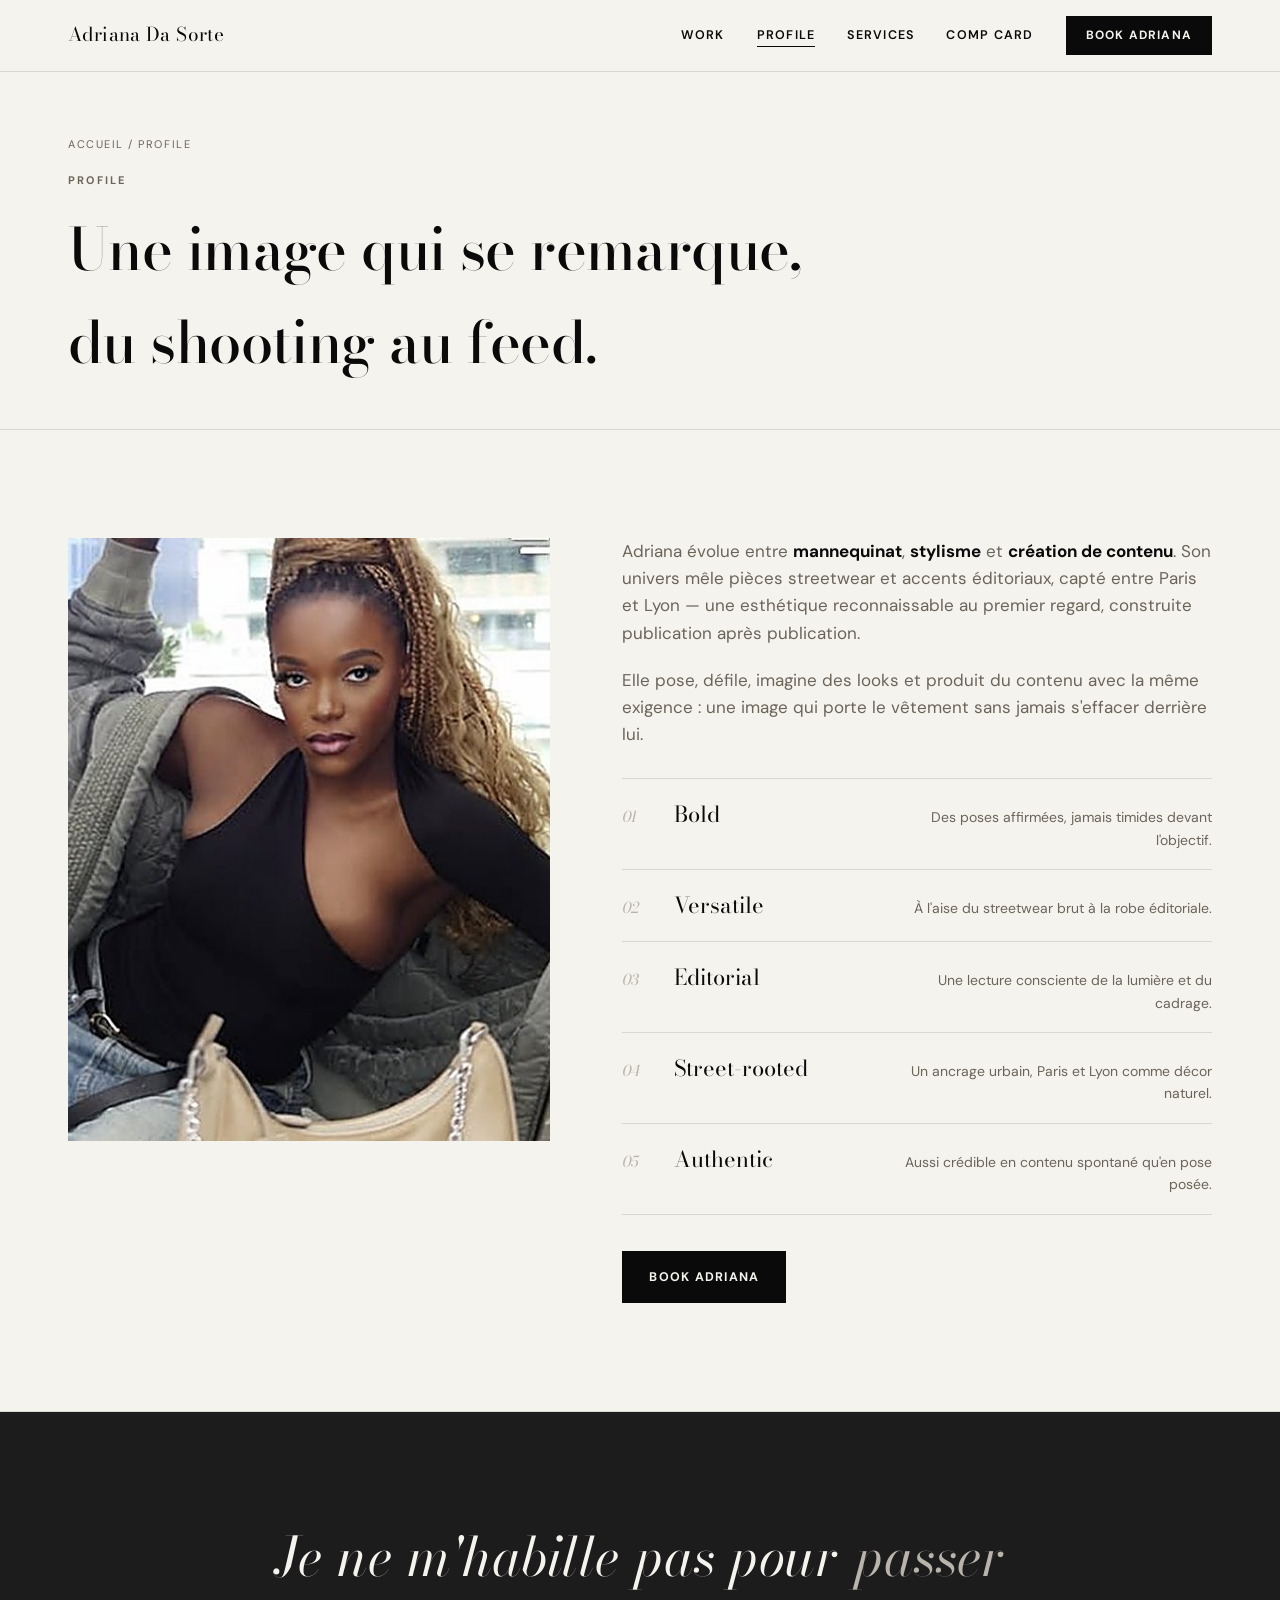
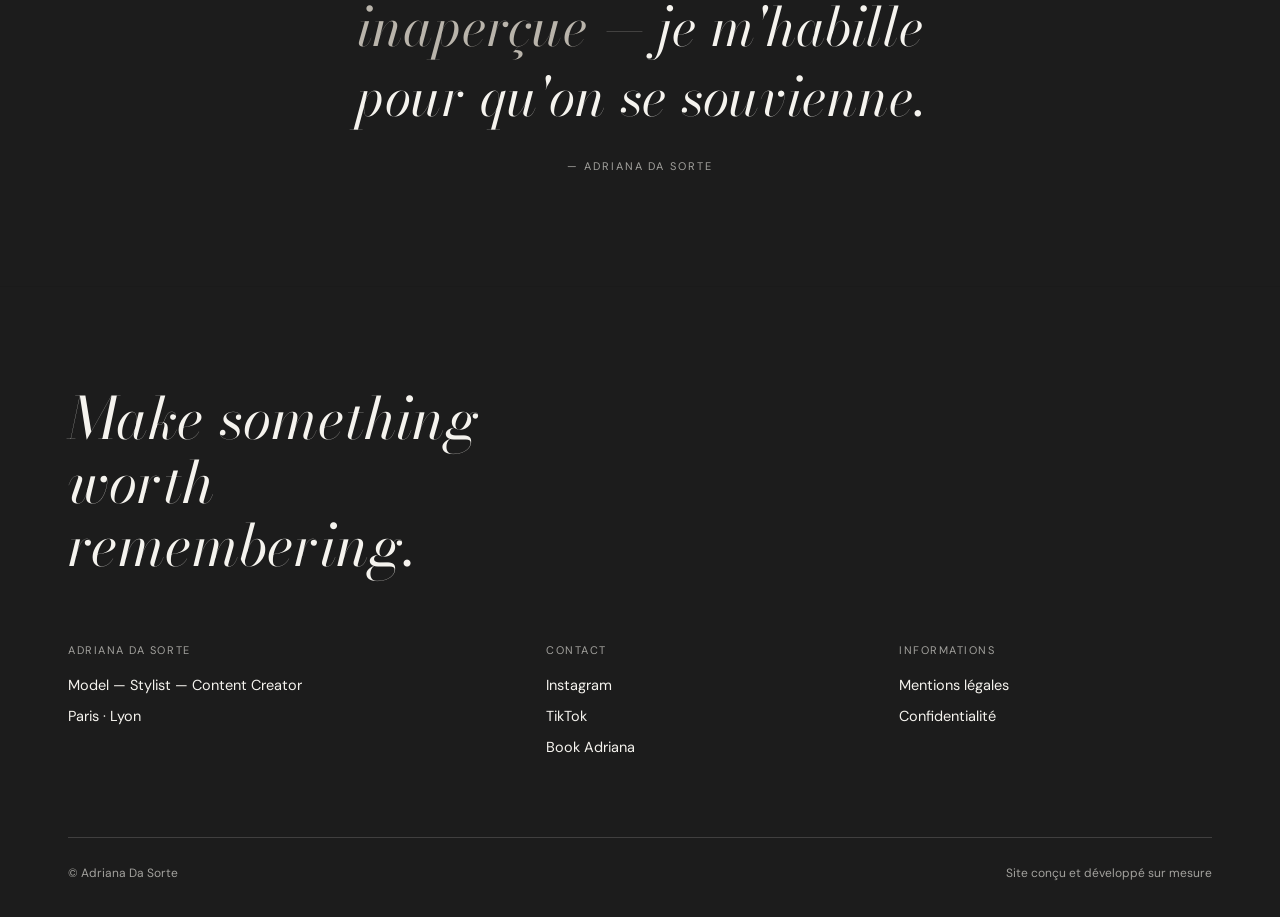
<file: about.html>
<!doctype html>
<html lang="fr">
<head>
<meta charset="utf-8">
<meta name="viewport" content="width=device-width, initial-scale=1">
<link rel="icon" href="/favicon.ico" sizes="any">
<link rel="apple-touch-icon" href="/assets/img/apple-touch-icon.png">
<title>Profile — Adriana Da Sorte</title>
<meta name="description" content="Le profil d'Adriana Da Sorte : mannequin, styliste et créatrice de contenu entre Paris et Lyon.">
<link rel="canonical" href="https://dasorte-projet.vercel.app/about.html">
<meta property="og:type" content="website">
<meta property="og:title" content="Profile — Adriana Da Sorte">
<meta property="og:description" content="Le profil d'Adriana Da Sorte : mannequin, styliste et créatrice de contenu entre Paris et Lyon.">
<meta property="og:url" content="https://dasorte-projet.vercel.app/about.html">
<meta property="og:image" content="https://dasorte-projet.vercel.app/assets/img/og-cover.jpg">
<meta property="og:locale" content="fr_FR">
<meta name="twitter:card" content="summary_large_image">
<meta name="twitter:title" content="Profile — Adriana Da Sorte">
<meta name="twitter:description" content="Le profil d'Adriana Da Sorte : mannequin, styliste et créatrice de contenu entre Paris et Lyon.">
<meta name="robots" content="index, follow">
<link rel="preconnect" href="https://fonts.googleapis.com">
<link rel="preconnect" href="https://fonts.gstatic.com" crossorigin>
<link href="https://fonts.googleapis.com/css2?family=Bodoni+Moda:ital,opsz,wght@0,6..96,400;0,6..96,500;0,6..96,600;0,6..96,700;1,6..96,400;1,6..96,500&family=DM+Sans:ital,wght@0,400;0,500;0,600;0,700;1,500&display=swap" rel="stylesheet">
<script type="application/ld+json">
{
  "@context": "https://schema.org",
  "@type": "Person",
  "name": "Adriana Da Sorte",
  "jobTitle": ["Fashion Model", "Stylist", "Content Creator"],
  "url": "https://dasorte-projet.vercel.app/",
  "sameAs": [
    "https://www.instagram.com/adrianadasorte",
    "https://www.tiktok.com/@adrianadasorte"
  ],
  "areaServed": ["Paris", "Lyon"],
  "address": { "@type": "PostalAddress", "addressLocality": "Paris", "addressCountry": "FR" }
}
</script>
<link rel="stylesheet" href="assets/css/style.css">
<noscript><style>.reveal{opacity:1!important; transform:none!important;}</style></noscript>
</head>
<body>

<a class="skip-link" href="#main">Aller au contenu</a>
<button class="burger" id="burgerBtn" aria-label="Ouvrir le menu" aria-expanded="false" aria-controls="mobileMenu">
  <span></span><span></span><span></span>
</button>
<div class="mobile-menu" id="mobileMenu">
  <button class="mobile-close" id="mobileClose" aria-label="Fermer le menu">×</button>
  <a href="portfolio.html">Work</a>
  <a href="about.html">Profile</a>
  <a href="services.html">Services</a>
  <a href="comp-card.html">Comp Card</a>
  <a href="book.html">Book</a>
</div>

<nav>
  <div class="nav-inner">
    <a class="wordmark" href="index.html">Adriana Da Sorte</a>
    <div class="nav-links">
      <a href="portfolio.html">Work</a>
      <a href="about.html" class="active" aria-current="page">Profile</a>
      <a href="services.html">Services</a>
      <a href="comp-card.html">Comp Card</a>
      <a class="nav-cta" href="book.html">Book Adriana</a>
    </div>
  </div>
</nav>

<main id="main">
<header class="page-head">
  <div class="wrap">
    <span class="crumb"><a href="index.html">Accueil</a> / Profile</span>
    <div class="eyebrow">Profile</div>
    <h1>Une image qui se remarque, du shooting au feed.</h1>
  </div>
</header>

<section class="reveal">
  <div class="wrap">
    <div class="about-grid">
      <div class="about-photo"><img src="assets/img/g6.jpg" alt="Portrait, regard caméra, collier ras-de-cou"></div>
      <div>
        <p>Adriana évolue entre <strong>mannequinat</strong>, <strong>stylisme</strong> et <strong>création de contenu</strong>. Son univers mêle pièces streetwear et accents éditoriaux, capté entre Paris et Lyon — une esthétique reconnaissable au premier regard, construite publication après publication.</p>
        <p>Elle pose, défile, imagine des looks et produit du contenu avec la même exigence : une image qui porte le vêtement sans jamais s'effacer derrière lui.</p>

        <div class="code-list">
          <div class="code-row"><span class="n">01</span><span class="t">Bold</span><span class="d">Des poses affirmées, jamais timides devant l'objectif.</span></div>
          <div class="code-row"><span class="n">02</span><span class="t">Versatile</span><span class="d">À l'aise du streetwear brut à la robe éditoriale.</span></div>
          <div class="code-row"><span class="n">03</span><span class="t">Editorial</span><span class="d">Une lecture consciente de la lumière et du cadrage.</span></div>
          <div class="code-row"><span class="n">04</span><span class="t">Street-rooted</span><span class="d">Un ancrage urbain, Paris et Lyon comme décor naturel.</span></div>
          <div class="code-row"><span class="n">05</span><span class="t">Authentic</span><span class="d">Aussi crédible en contenu spontané qu'en pose posée.</span></div>
        </div>

        <a class="btn btn-solid-ink" href="book.html" style="margin-top:36px;">Book Adriana</a>
      </div>
    </div>
  </div>
</section>

<section class="statement reveal">
  <blockquote>Je ne m'habille pas pour <span>passer inaperçue</span> — je m'habille pour qu'on se souvienne.</blockquote>
  <cite>— Adriana Da Sorte</cite>
</section>

</main>

<footer id="legal">
  <div class="wrap">
    <div class="foot-headline">Make something worth remembering.</div>
    <div class="foot-grid">
      <div class="foot-col">
        <div class="k">Adriana Da Sorte</div>
        <span>Model — Stylist — Content Creator</span>
        <span>Paris · Lyon</span>
      </div>
      <div class="foot-col">
        <div class="k">Contact</div>
        <a href="https://www.instagram.com/adrianadasorte" target="_blank" rel="noopener">Instagram</a>
        <a href="https://www.tiktok.com/@adrianadasorte" target="_blank" rel="noopener">TikTok</a>
        <a href="book.html">Book Adriana</a>
      </div>
      <div class="foot-col">
        <div class="k">Informations</div>
        <a href="legal.html">Mentions légales</a>
        <a href="legal.html">Confidentialité</a>
      </div>
    </div>
    <div class="foot-bottom">
      <span>© Adriana Da Sorte</span>
      <span>Site conçu et développé sur mesure</span>
    </div>
  </div>
</footer>

<a class="float-cta" id="floatCta" href="book.html">Book Adriana →</a>

<script src="assets/js/main.js" defer></script>
</body>
</html>
</file>
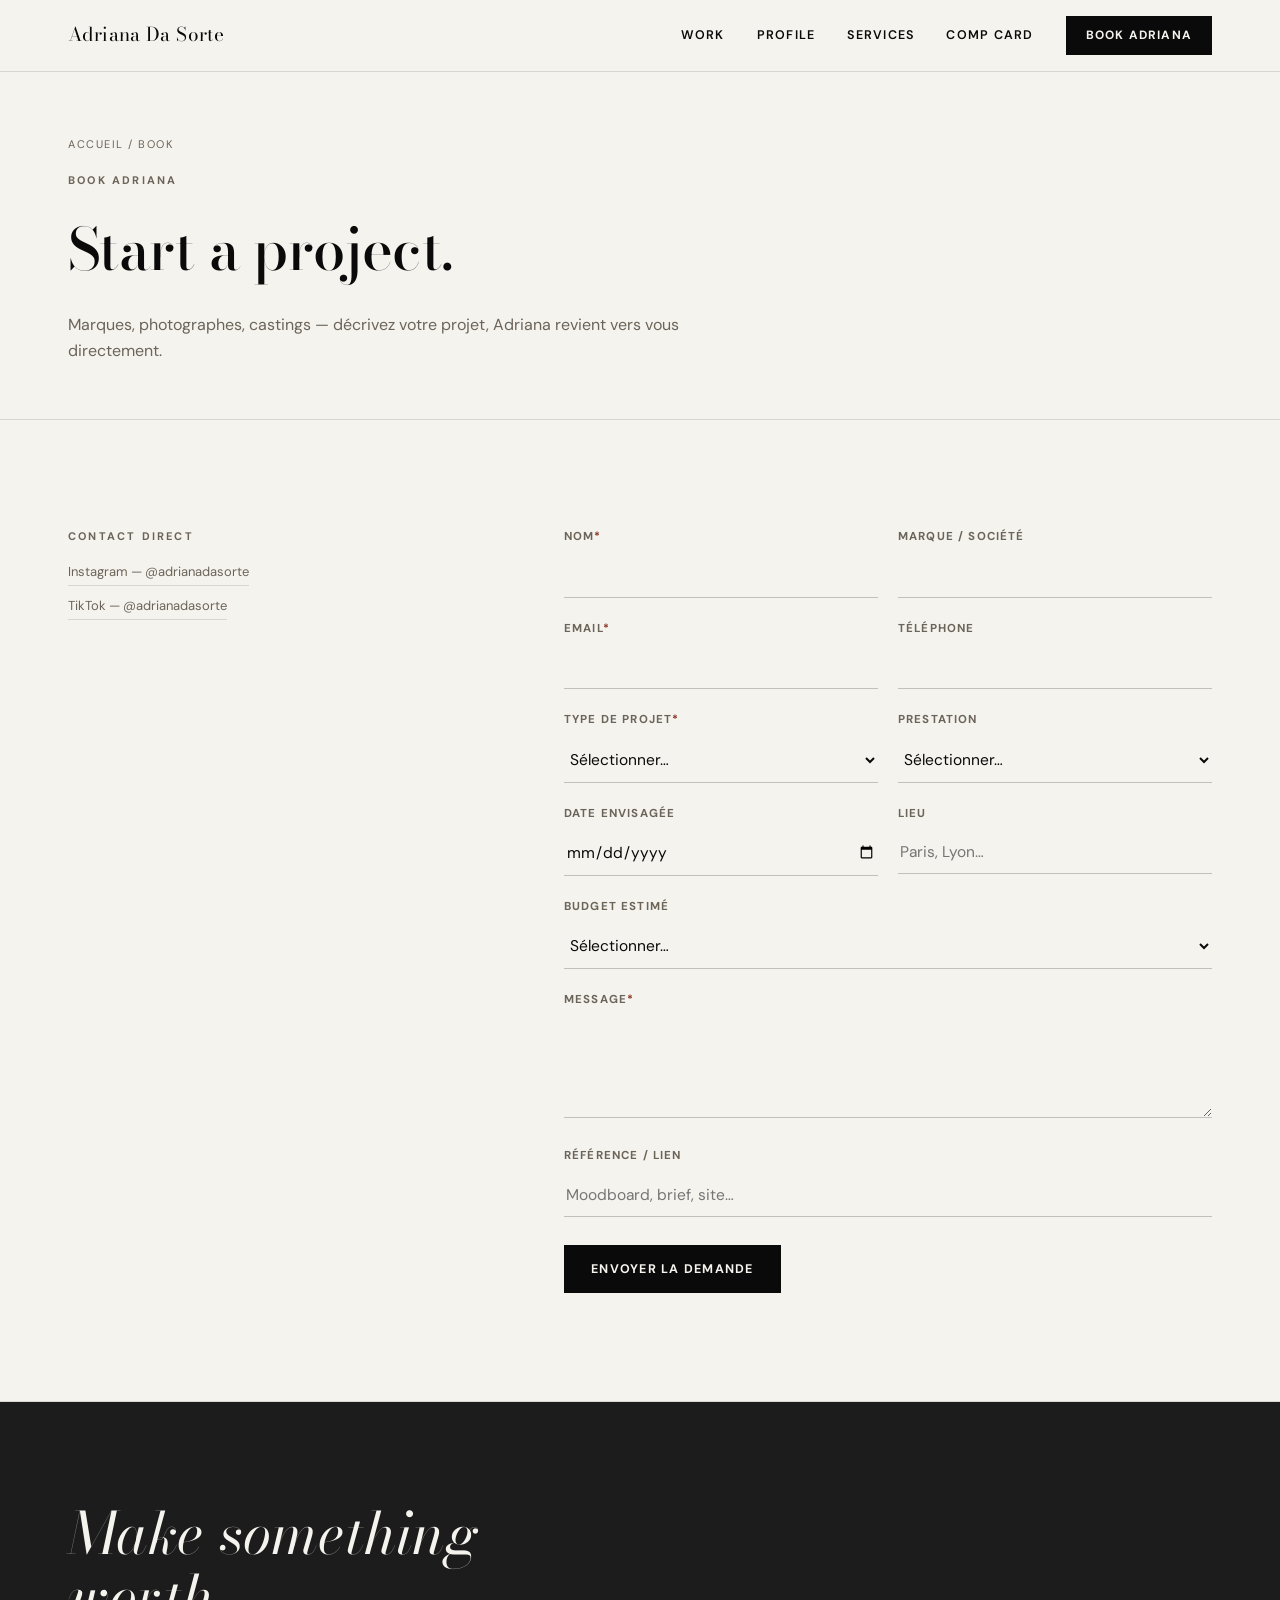
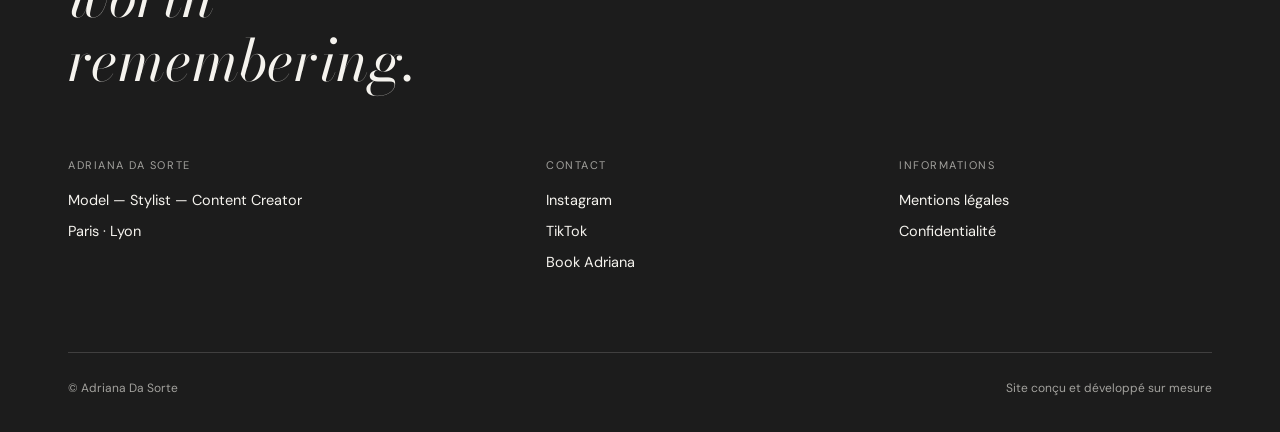
<file: book.html>
<!doctype html>
<html lang="fr">
<head>
<meta charset="utf-8">
<meta name="viewport" content="width=device-width, initial-scale=1">
<link rel="icon" href="/favicon.ico" sizes="any">
<link rel="apple-touch-icon" href="/assets/img/apple-touch-icon.png">
<title>Book Adriana — Adriana Da Sorte</title>
<meta name="description" content="Réservez Adriana Da Sorte pour votre prochain shooting, campagne ou projet de contenu.">
<link rel="canonical" href="https://dasorte-projet.vercel.app/book.html">
<meta property="og:type" content="website">
<meta property="og:title" content="Book Adriana — Adriana Da Sorte">
<meta property="og:description" content="Réservez Adriana Da Sorte pour votre prochain shooting, campagne ou projet de contenu.">
<meta property="og:url" content="https://dasorte-projet.vercel.app/book.html">
<meta property="og:image" content="https://dasorte-projet.vercel.app/assets/img/og-cover.jpg">
<meta property="og:locale" content="fr_FR">
<meta name="twitter:card" content="summary_large_image">
<meta name="twitter:title" content="Book Adriana — Adriana Da Sorte">
<meta name="twitter:description" content="Réservez Adriana Da Sorte pour votre prochain shooting, campagne ou projet de contenu.">
<meta name="robots" content="index, follow">
<link rel="preconnect" href="https://fonts.googleapis.com">
<link rel="preconnect" href="https://fonts.gstatic.com" crossorigin>
<link href="https://fonts.googleapis.com/css2?family=Bodoni+Moda:ital,opsz,wght@0,6..96,400;0,6..96,500;0,6..96,600;0,6..96,700;1,6..96,400;1,6..96,500&family=DM+Sans:ital,wght@0,400;0,500;0,600;0,700;1,500&display=swap" rel="stylesheet">
<script type="application/ld+json">
{
  "@context": "https://schema.org",
  "@type": "Person",
  "name": "Adriana Da Sorte",
  "jobTitle": ["Fashion Model", "Stylist", "Content Creator"],
  "url": "https://dasorte-projet.vercel.app/",
  "sameAs": [
    "https://www.instagram.com/adrianadasorte",
    "https://www.tiktok.com/@adrianadasorte"
  ],
  "areaServed": ["Paris", "Lyon"],
  "address": { "@type": "PostalAddress", "addressLocality": "Paris", "addressCountry": "FR" }
}
</script>
<link rel="stylesheet" href="assets/css/style.css">
<noscript><style>.reveal{opacity:1!important; transform:none!important;}</style></noscript>
</head>
<body>

<a class="skip-link" href="#main">Aller au contenu</a>
<button class="burger" id="burgerBtn" aria-label="Ouvrir le menu" aria-expanded="false" aria-controls="mobileMenu">
  <span></span><span></span><span></span>
</button>
<div class="mobile-menu" id="mobileMenu">
  <button class="mobile-close" id="mobileClose" aria-label="Fermer le menu">×</button>
  <a href="portfolio.html">Work</a>
  <a href="about.html">Profile</a>
  <a href="services.html">Services</a>
  <a href="comp-card.html">Comp Card</a>
  <a href="book.html">Book</a>
</div>

<nav>
  <div class="nav-inner">
    <a class="wordmark" href="index.html">Adriana Da Sorte</a>
    <div class="nav-links">
      <a href="portfolio.html">Work</a>
      <a href="about.html">Profile</a>
      <a href="services.html">Services</a>
      <a href="comp-card.html">Comp Card</a>
      <a class="nav-cta" href="book.html">Book Adriana</a>
    </div>
  </div>
</nav>

<main id="main">
<header class="page-head">
  <div class="wrap">
    <span class="crumb"><a href="index.html">Accueil</a> / Book</span>
    <div class="eyebrow">Book Adriana</div>
    <h1>Start a project.</h1>
    <p>Marques, photographes, castings — décrivez votre projet, Adriana revient vers vous directement.</p>
  </div>
</header>

<section class="reveal">
  <div class="wrap">
    <div class="book-grid">
      <div>
        <div class="eyebrow">Contact direct</div>
        <div class="book-links" style="margin-top:16px;">
          <a href="https://www.instagram.com/adrianadasorte" target="_blank" rel="noopener">Instagram — @adrianadasorte</a>
          <a href="https://www.tiktok.com/@adrianadasorte" target="_blank" rel="noopener">TikTok — @adrianadasorte</a>
        </div>
      </div>
      
      <form class="book-form" id="bookForm" action="https://formspree.io/f/YOUR_FORM_ID" method="POST" novalidate>
        <div class="hp"><label for="company_website">Ne pas remplir</label><input type="text" id="company_website" name="company_website" tabindex="-1" autocomplete="off"></div>

        <div class="field-row">
          <div class="field" data-required="true">
            <label for="f_name">Nom<span class="req">*</span></label>
            <input type="text" id="f_name" name="name" required>
            <div class="field-err">Merci d'indiquer votre nom.</div>
          </div>
          <div class="field">
            <label for="f_company">Marque / Société</label>
            <input type="text" id="f_company" name="company">
          </div>
        </div>

        <div class="field-row">
          <div class="field" data-required="true">
            <label for="f_email">Email<span class="req">*</span></label>
            <input type="email" id="f_email" name="email" required>
            <div class="field-err">Merci d'indiquer un email valide.</div>
          </div>
          <div class="field">
            <label for="f_phone">Téléphone</label>
            <input type="tel" id="f_phone" name="phone">
          </div>
        </div>

        <div class="field-row">
          <div class="field" data-required="true">
            <label for="f_type">Type de projet<span class="req">*</span></label>
            <select id="f_type" name="project_type" required>
              <option value="">Sélectionner…</option>
              <option>Editorial</option>
              <option>Campaign</option>
              <option>Commercial</option>
              <option>Beauty</option>
              <option>Content</option>
              <option>Styling</option>
              <option>Event</option>
              <option>Other</option>
            </select>
            <div class="field-err">Merci de sélectionner un type de projet.</div>
          </div>
          <div class="field">
            <label for="f_service">Prestation</label>
            <select id="f_service" name="service">
              <option value="">Sélectionner…</option>
              <option>Model</option>
              <option>Stylist</option>
              <option>Content Creator</option>
              <option>Plusieurs</option>
            </select>
          </div>
        </div>

        <div class="field-row">
          <div class="field">
            <label for="f_date">Date envisagée</label>
            <input type="date" id="f_date" name="date">
          </div>
          <div class="field">
            <label for="f_location">Lieu</label>
            <input type="text" id="f_location" name="location" placeholder="Paris, Lyon…">
          </div>
        </div>

        <div class="field">
          <label for="f_budget">Budget estimé</label>
          <select id="f_budget" name="budget_range">
            <option value="">Sélectionner…</option>
            <option>À définir</option>
            <option>&lt; 500 €</option>
            <option>500 – 1 500 €</option>
            <option>1 500 – 5 000 €</option>
            <option>5 000 € +</option>
          </select>
        </div>

        <div class="field" data-required="true">
          <label for="f_message">Message<span class="req">*</span></label>
          <textarea id="f_message" name="message" required></textarea>
          <div class="field-err">Un message décrivant le projet est nécessaire.</div>
        </div>

        <div class="field">
          <label for="f_ref">Référence / lien</label>
          <input type="url" id="f_ref" name="reference" placeholder="Moodboard, brief, site…">
        </div>

        <button class="btn btn-solid-ink" type="submit">Envoyer la demande</button>
        <div class="form-status" id="formStatus" role="status" aria-live="polite"></div>
      </form>

    </div>
  </div>
</section>

</main>

<footer id="legal">
  <div class="wrap">
    <div class="foot-headline">Make something worth remembering.</div>
    <div class="foot-grid">
      <div class="foot-col">
        <div class="k">Adriana Da Sorte</div>
        <span>Model — Stylist — Content Creator</span>
        <span>Paris · Lyon</span>
      </div>
      <div class="foot-col">
        <div class="k">Contact</div>
        <a href="https://www.instagram.com/adrianadasorte" target="_blank" rel="noopener">Instagram</a>
        <a href="https://www.tiktok.com/@adrianadasorte" target="_blank" rel="noopener">TikTok</a>
        <a href="book.html">Book Adriana</a>
      </div>
      <div class="foot-col">
        <div class="k">Informations</div>
        <a href="legal.html">Mentions légales</a>
        <a href="legal.html">Confidentialité</a>
      </div>
    </div>
    <div class="foot-bottom">
      <span>© Adriana Da Sorte</span>
      <span>Site conçu et développé sur mesure</span>
    </div>
  </div>
</footer>

<script src="assets/js/main.js" defer></script>
</body>
</html>
</file>
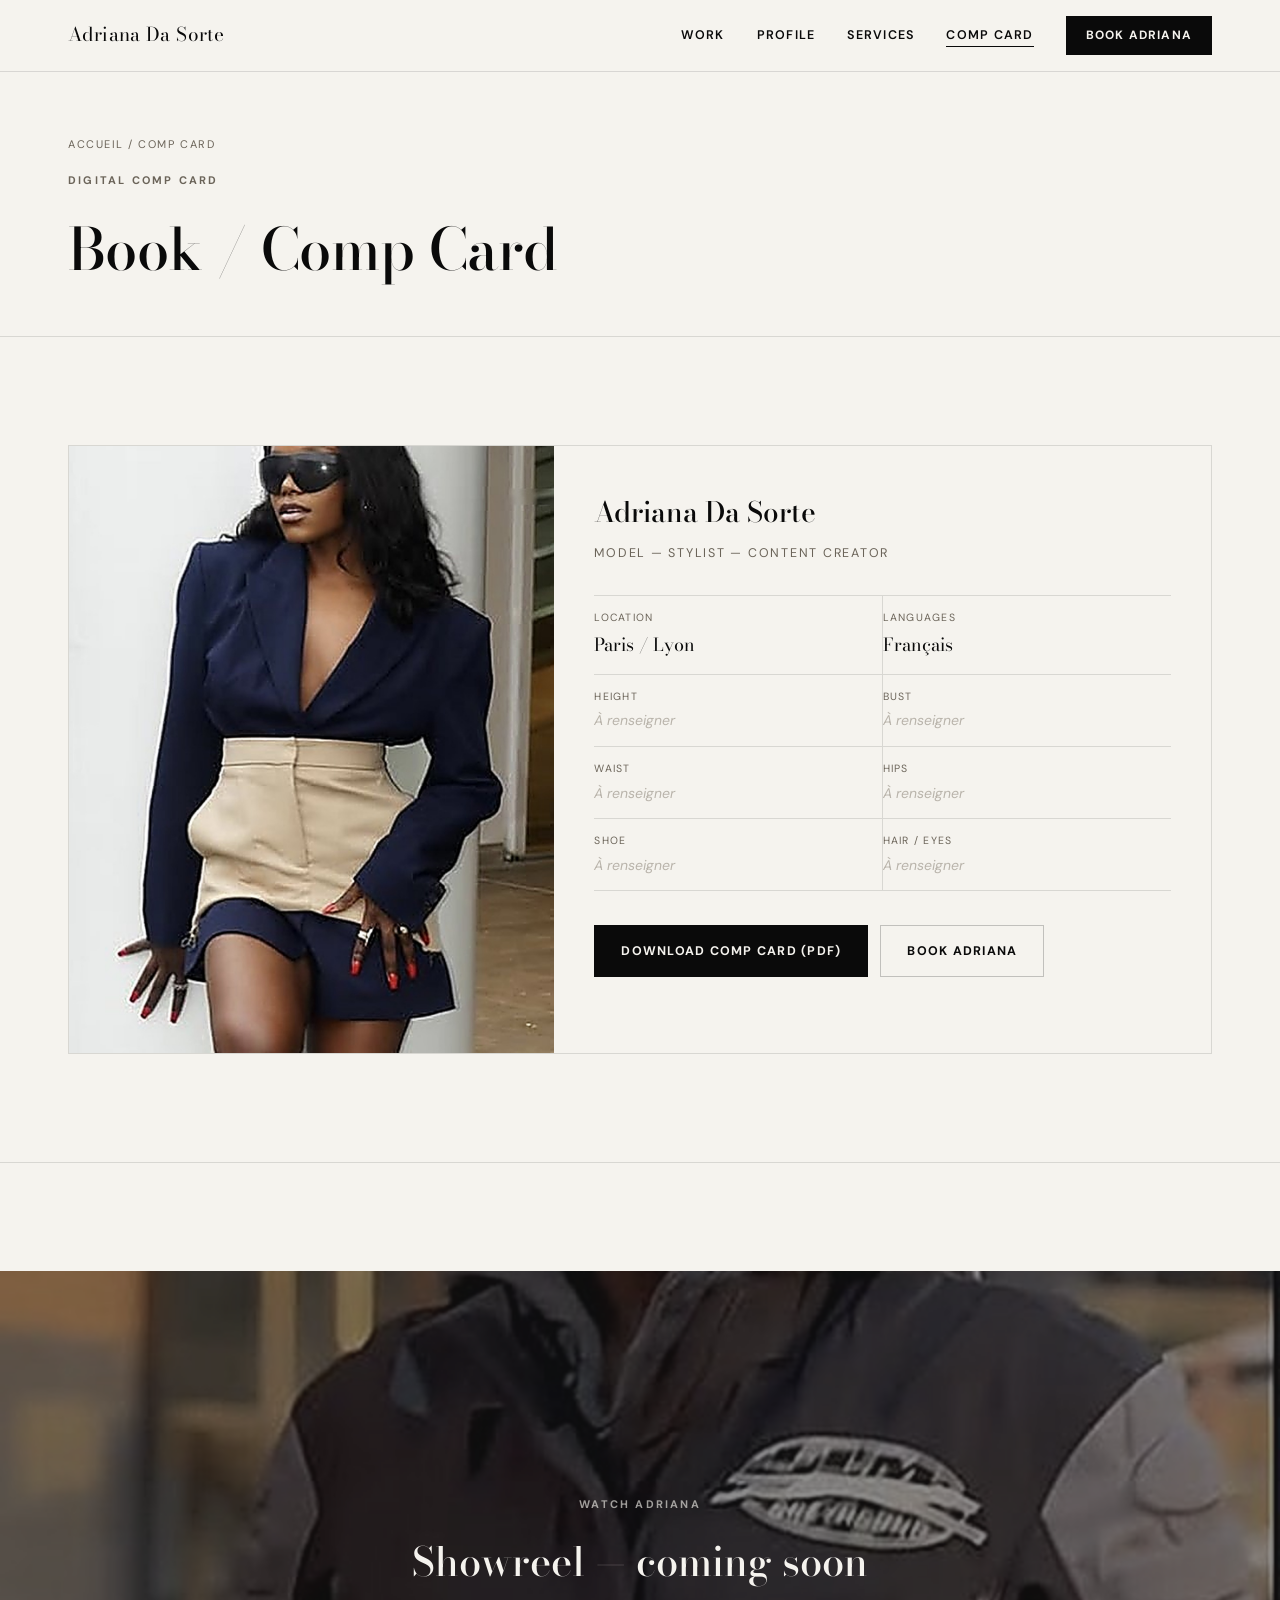
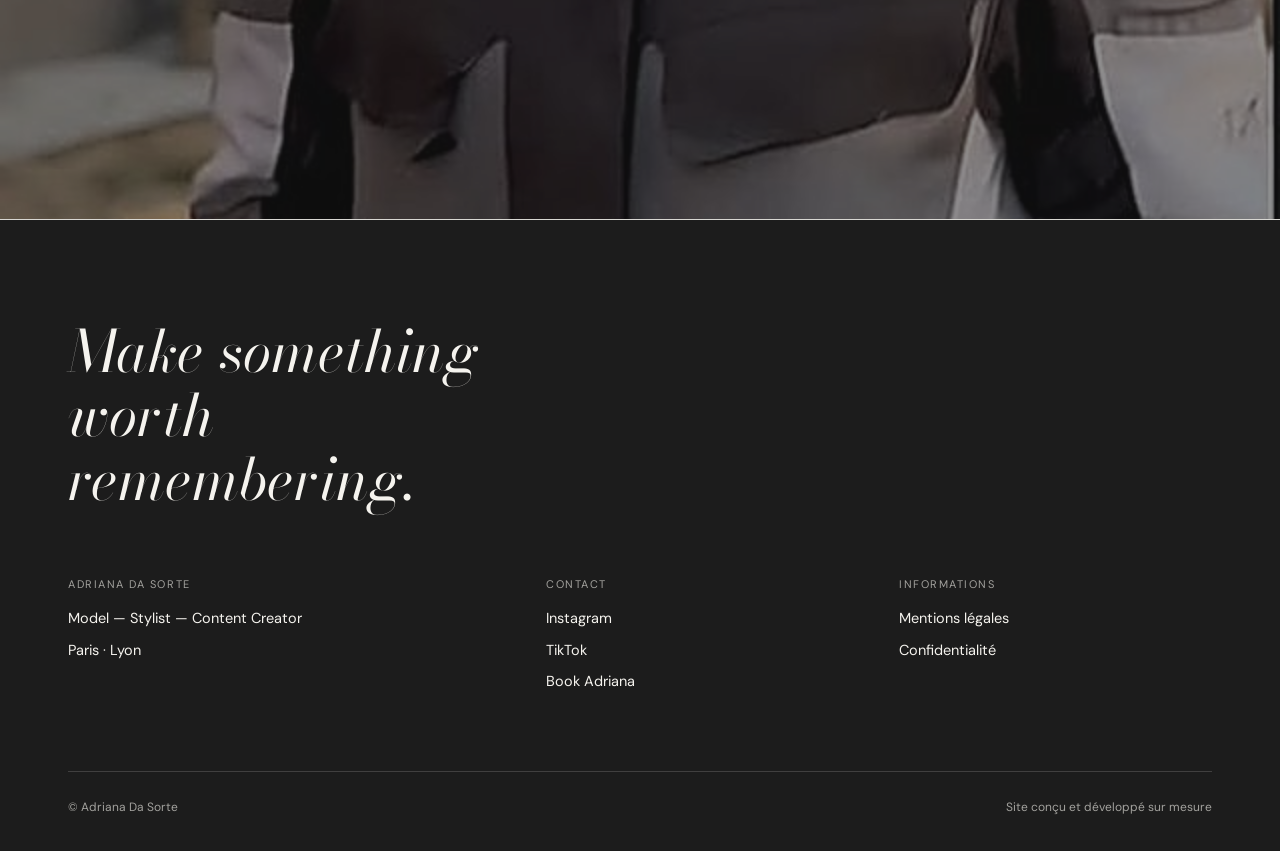
<file: comp-card.html>
<!doctype html>
<html lang="fr">
<head>
<meta charset="utf-8">
<meta name="viewport" content="width=device-width, initial-scale=1">
<link rel="icon" href="/favicon.ico" sizes="any">
<link rel="apple-touch-icon" href="/assets/img/apple-touch-icon.png">
<title>Comp Card — Adriana Da Sorte</title>
<meta name="description" content="Comp card digitale d'Adriana Da Sorte — mensurations, contact et téléchargement PDF.">
<link rel="canonical" href="https://dasorte-projet.vercel.app/comp-card.html">
<meta property="og:type" content="website">
<meta property="og:title" content="Comp Card — Adriana Da Sorte">
<meta property="og:description" content="Comp card digitale d'Adriana Da Sorte — mensurations, contact et téléchargement PDF.">
<meta property="og:url" content="https://dasorte-projet.vercel.app/comp-card.html">
<meta property="og:image" content="https://dasorte-projet.vercel.app/assets/img/og-cover.jpg">
<meta property="og:locale" content="fr_FR">
<meta name="twitter:card" content="summary_large_image">
<meta name="twitter:title" content="Comp Card — Adriana Da Sorte">
<meta name="twitter:description" content="Comp card digitale d'Adriana Da Sorte — mensurations, contact et téléchargement PDF.">
<meta name="robots" content="index, follow">
<link rel="preconnect" href="https://fonts.googleapis.com">
<link rel="preconnect" href="https://fonts.gstatic.com" crossorigin>
<link href="https://fonts.googleapis.com/css2?family=Bodoni+Moda:ital,opsz,wght@0,6..96,400;0,6..96,500;0,6..96,600;0,6..96,700;1,6..96,400;1,6..96,500&family=DM+Sans:ital,wght@0,400;0,500;0,600;0,700;1,500&display=swap" rel="stylesheet">
<script type="application/ld+json">
{
  "@context": "https://schema.org",
  "@type": "Person",
  "name": "Adriana Da Sorte",
  "jobTitle": ["Fashion Model", "Stylist", "Content Creator"],
  "url": "https://dasorte-projet.vercel.app/",
  "sameAs": [
    "https://www.instagram.com/adrianadasorte",
    "https://www.tiktok.com/@adrianadasorte"
  ],
  "areaServed": ["Paris", "Lyon"],
  "address": { "@type": "PostalAddress", "addressLocality": "Paris", "addressCountry": "FR" }
}
</script>
<link rel="stylesheet" href="assets/css/style.css">
<noscript><style>.reveal{opacity:1!important; transform:none!important;}</style></noscript>
</head>
<body>

<a class="skip-link" href="#main">Aller au contenu</a>
<button class="burger" id="burgerBtn" aria-label="Ouvrir le menu" aria-expanded="false" aria-controls="mobileMenu">
  <span></span><span></span><span></span>
</button>
<div class="mobile-menu" id="mobileMenu">
  <button class="mobile-close" id="mobileClose" aria-label="Fermer le menu">×</button>
  <a href="portfolio.html">Work</a>
  <a href="about.html">Profile</a>
  <a href="services.html">Services</a>
  <a href="comp-card.html">Comp Card</a>
  <a href="book.html">Book</a>
</div>

<nav>
  <div class="nav-inner">
    <a class="wordmark" href="index.html">Adriana Da Sorte</a>
    <div class="nav-links">
      <a href="portfolio.html">Work</a>
      <a href="about.html">Profile</a>
      <a href="services.html">Services</a>
      <a href="comp-card.html" class="active" aria-current="page">Comp Card</a>
      <a class="nav-cta" href="book.html">Book Adriana</a>
    </div>
  </div>
</nav>

<main id="main">
<header class="page-head">
  <div class="wrap">
    <span class="crumb"><a href="index.html">Accueil</a> / Comp Card</span>
    <div class="eyebrow">Digital Comp Card</div>
    <h1>Book / Comp Card</h1>
  </div>
</header>

<section class="reveal">
  <div class="wrap">
    <div class="compcard">
      <div class="cc-photo"><img src="assets/img/hero.jpg" alt="Adriana Da Sorte, photo principale comp card"></div>
      <div class="cc-info">
        <h3>Adriana Da Sorte</h3>
        <div class="role">Model — Stylist — Content Creator</div>
        <div class="cc-stats">
          <div class="cc-stat"><div class="k">Location</div><div class="v">Paris / Lyon</div></div>
          <div class="cc-stat"><div class="k">Languages</div><div class="v">Français</div></div>
          <div class="cc-stat"><div class="k">Height</div><div class="v tbd">À renseigner</div></div>
          <div class="cc-stat"><div class="k">Bust</div><div class="v tbd">À renseigner</div></div>
          <div class="cc-stat"><div class="k">Waist</div><div class="v tbd">À renseigner</div></div>
          <div class="cc-stat"><div class="k">Hips</div><div class="v tbd">À renseigner</div></div>
          <div class="cc-stat"><div class="k">Shoe</div><div class="v tbd">À renseigner</div></div>
          <div class="cc-stat"><div class="k">Hair / Eyes</div><div class="v tbd">À renseigner</div></div>
        </div>
        <div class="cc-actions">
          <a class="btn btn-solid-ink" href="assets/pdf/comp-card.pdf" download="Adriana-Da-Sorte-Comp-Card.pdf">Download Comp Card (PDF)</a>
          <a class="btn btn-ghost-ink" href="book.html">Book Adriana</a>
        </div>
      </div>
    </div>
  </div>
</section>

<section aria-label="Showreel" class="reveal" style="padding-bottom:0;">
  <div class="showreel">
    <img src="assets/img/g9.jpg" alt="">
    <div class="showreel-overlay">
      <div class="eyebrow">Watch Adriana</div>
      <h2 style="color:var(--dark-paper); font-size:clamp(24px,4vw,40px);">Showreel — coming soon</h2>
    </div>
  </div>
</section>

</main>

<footer id="legal">
  <div class="wrap">
    <div class="foot-headline">Make something worth remembering.</div>
    <div class="foot-grid">
      <div class="foot-col">
        <div class="k">Adriana Da Sorte</div>
        <span>Model — Stylist — Content Creator</span>
        <span>Paris · Lyon</span>
      </div>
      <div class="foot-col">
        <div class="k">Contact</div>
        <a href="https://www.instagram.com/adrianadasorte" target="_blank" rel="noopener">Instagram</a>
        <a href="https://www.tiktok.com/@adrianadasorte" target="_blank" rel="noopener">TikTok</a>
        <a href="book.html">Book Adriana</a>
      </div>
      <div class="foot-col">
        <div class="k">Informations</div>
        <a href="legal.html">Mentions légales</a>
        <a href="legal.html">Confidentialité</a>
      </div>
    </div>
    <div class="foot-bottom">
      <span>© Adriana Da Sorte</span>
      <span>Site conçu et développé sur mesure</span>
    </div>
  </div>
</footer>

<a class="float-cta" id="floatCta" href="book.html">Book Adriana →</a>

<script src="assets/js/main.js" defer></script>
</body>
</html>
</file>
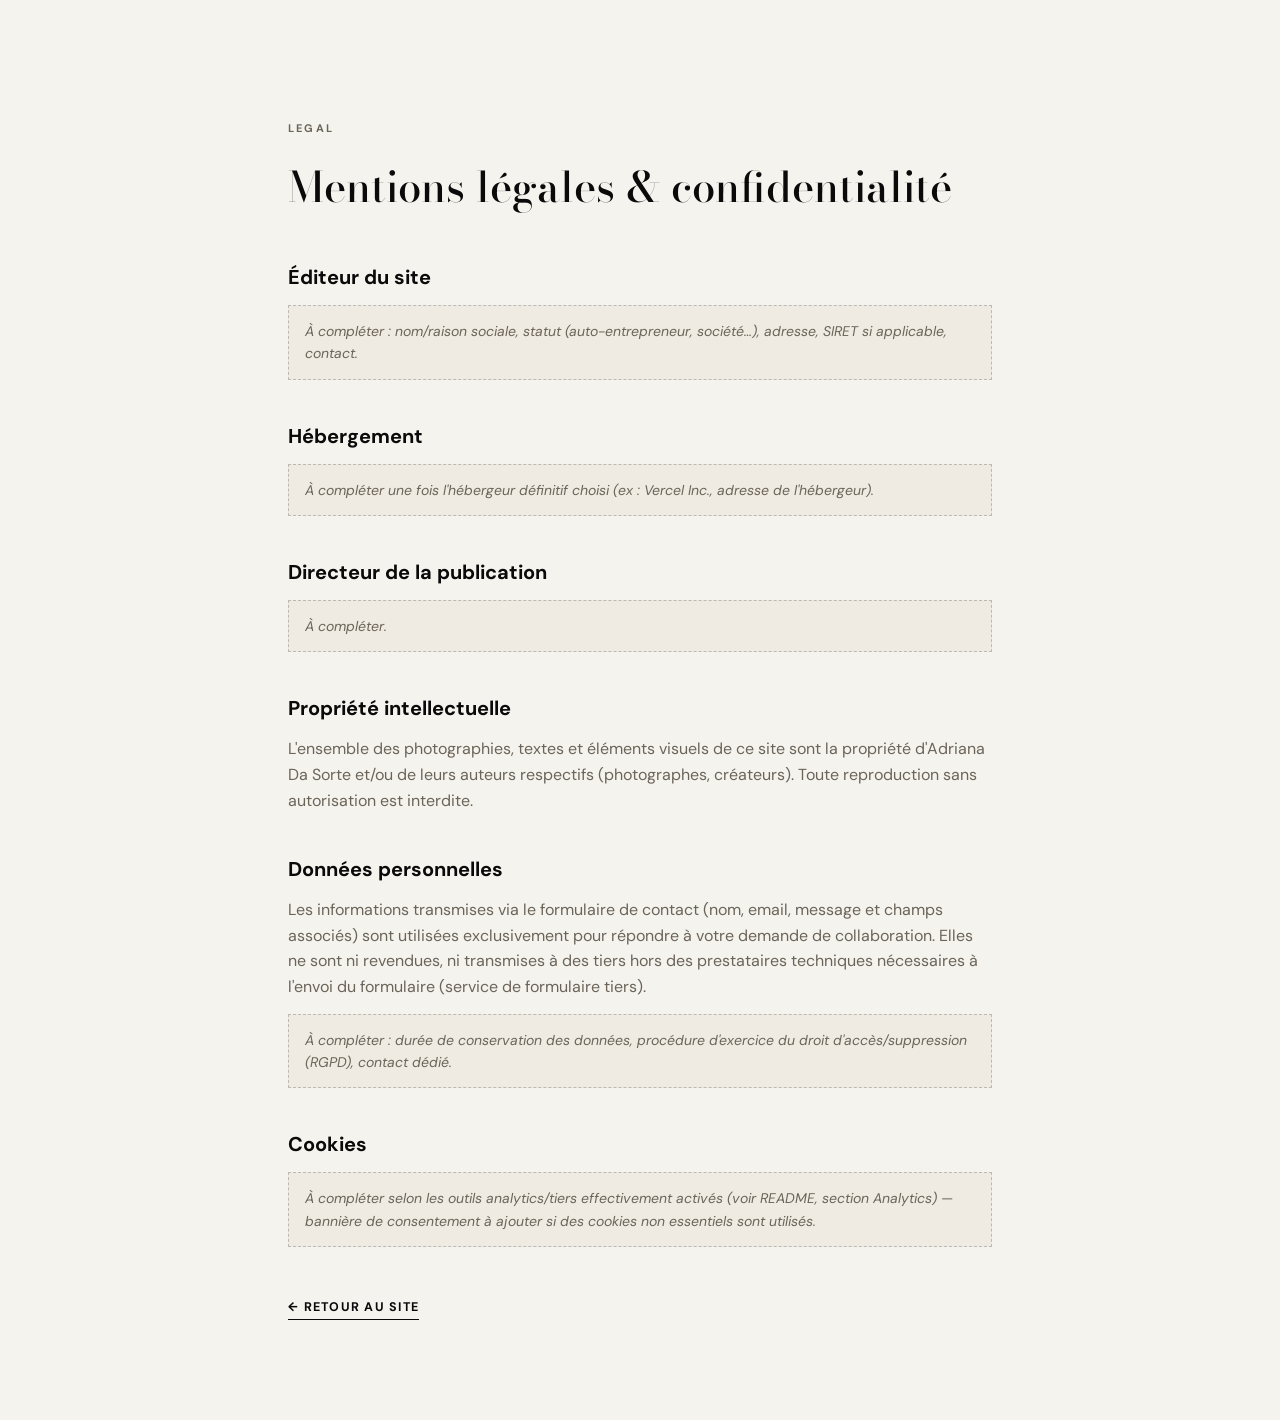
<file: legal.html>
<!doctype html>
<html lang="fr">
<head>
<meta charset="utf-8">
<meta name="viewport" content="width=device-width, initial-scale=1">
<link rel="icon" href="/favicon.ico" sizes="any">
<title>Mentions légales — Adriana Da Sorte</title>
<meta name="robots" content="noindex">
<link rel="preconnect" href="https://fonts.googleapis.com">
<link rel="preconnect" href="https://fonts.gstatic.com" crossorigin>
<link href="https://fonts.googleapis.com/css2?family=Bodoni+Moda:ital,opsz,wght@0,6..96,500&family=DM+Sans:wght@400;500;600;700&display=swap" rel="stylesheet">
<link rel="stylesheet" href="assets/css/style.css">
<style>
  .legal-wrap{ max-width:760px; margin:0 auto; padding:120px 28px 100px; }
  .legal-wrap h1{ font-size:clamp(28px,4vw,42px); margin-bottom:36px; }
  .legal-wrap h2{ font-size:20px; margin:40px 0 12px; font-family:'DM Sans',sans-serif; font-weight:700; }
  .legal-wrap p{ color:var(--ink-soft); margin:0 0 14px; }
  .legal-wrap .tbd{ background:var(--paper-2); border:1px dashed var(--warm-line-strong); padding:14px 16px; font-size:14px; color:var(--ink-soft); font-style:italic; }
  .back{ display:inline-block; margin-top:50px; font-size:12.5px; font-weight:700; letter-spacing:.1em; text-transform:uppercase; text-decoration:none; border-bottom:1px solid var(--ink); padding-bottom:2px; }
</style>
</head>
<body>
<div class="legal-wrap">
  <div class="eyebrow" style="margin-bottom:16px;">Legal</div>
  <h1>Mentions légales &amp; confidentialité</h1>

  <h2>Éditeur du site</h2>
  <div class="tbd">À compléter : nom/raison sociale, statut (auto-entrepreneur, société…), adresse, SIRET si applicable, contact.</div>

  <h2>Hébergement</h2>
  <div class="tbd">À compléter une fois l'hébergeur définitif choisi (ex : Vercel Inc., adresse de l'hébergeur).</div>

  <h2>Directeur de la publication</h2>
  <div class="tbd">À compléter.</div>

  <h2>Propriété intellectuelle</h2>
  <p>L'ensemble des photographies, textes et éléments visuels de ce site sont la propriété d'Adriana Da Sorte et/ou de leurs auteurs respectifs (photographes, créateurs). Toute reproduction sans autorisation est interdite.</p>

  <h2>Données personnelles</h2>
  <p>Les informations transmises via le formulaire de contact (nom, email, message et champs associés) sont utilisées exclusivement pour répondre à votre demande de collaboration. Elles ne sont ni revendues, ni transmises à des tiers hors des prestataires techniques nécessaires à l'envoi du formulaire (service de formulaire tiers).</p>
  <div class="tbd">À compléter : durée de conservation des données, procédure d'exercice du droit d'accès/suppression (RGPD), contact dédié.</div>

  <h2>Cookies</h2>
  <div class="tbd">À compléter selon les outils analytics/tiers effectivement activés (voir README, section Analytics) — bannière de consentement à ajouter si des cookies non essentiels sont utilisés.</div>

  <a class="back" href="/">← Retour au site</a>
</div>
</body>
</html>
</file>
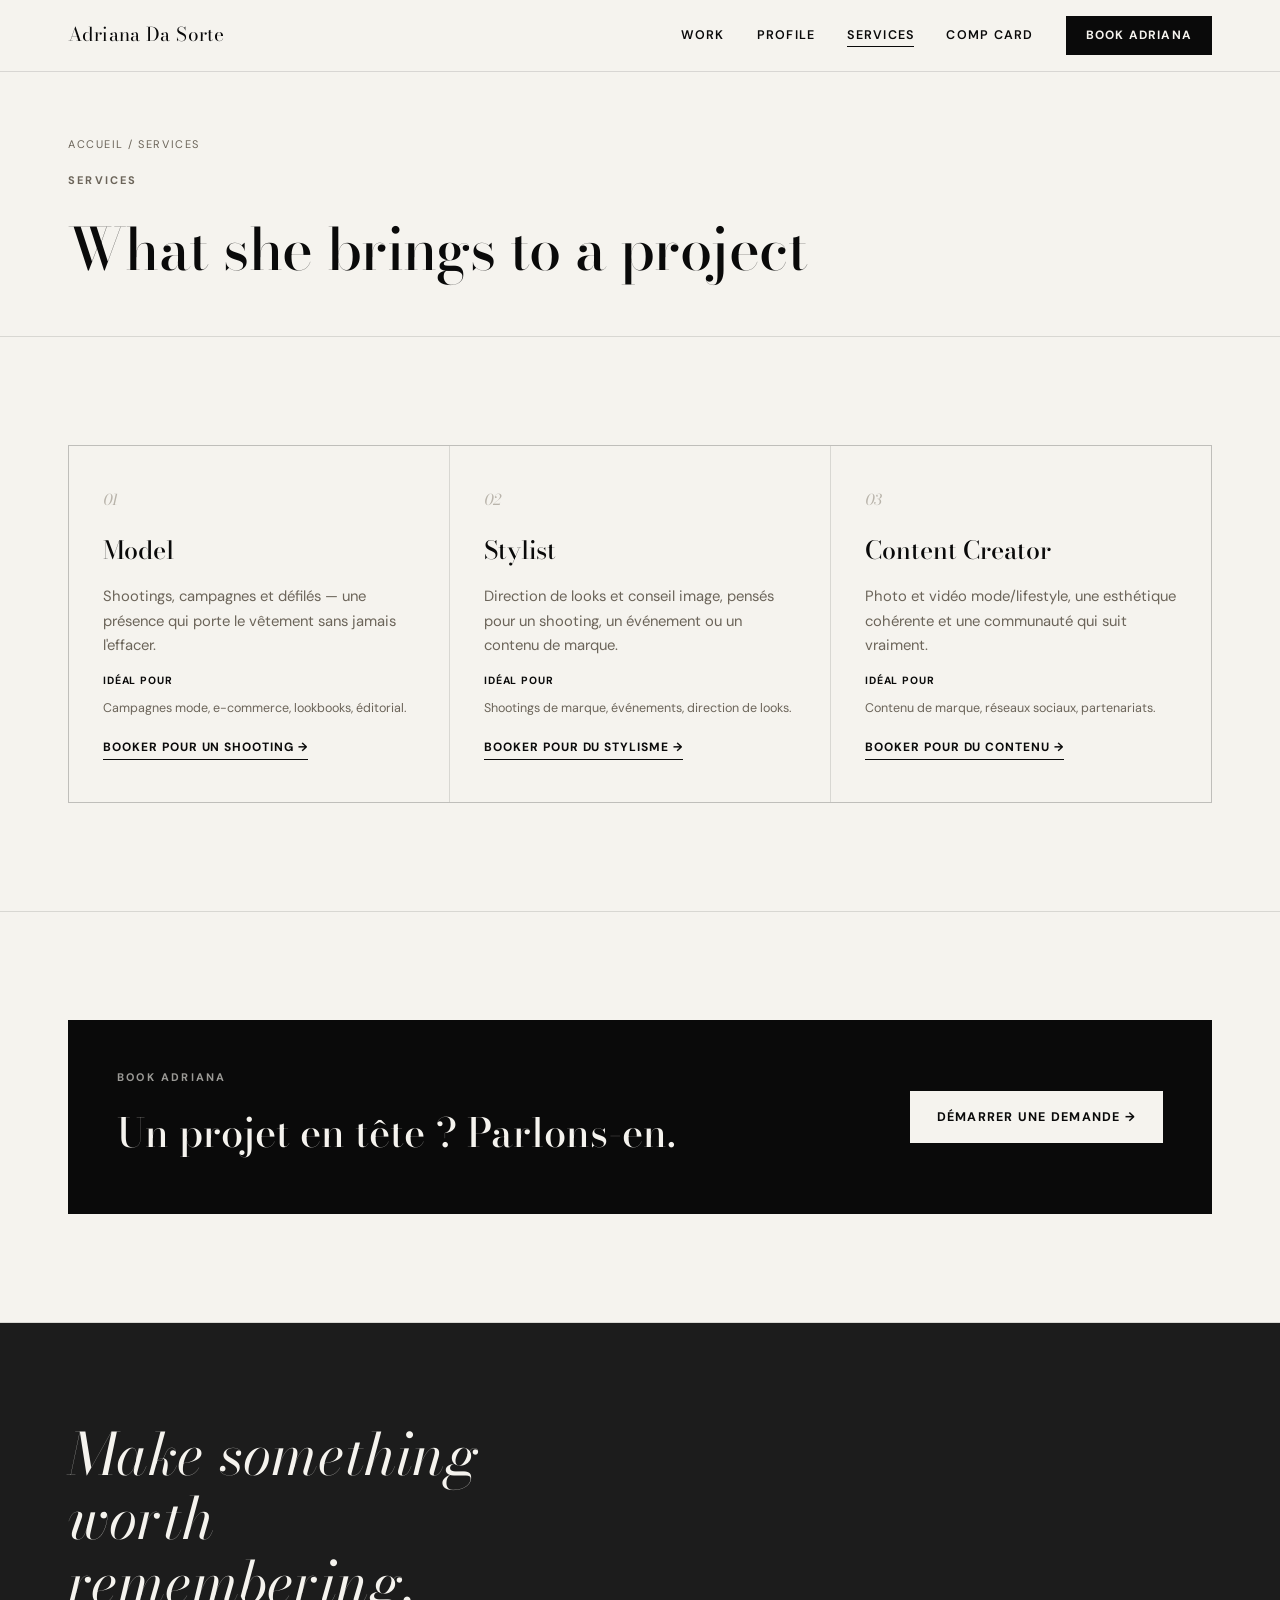
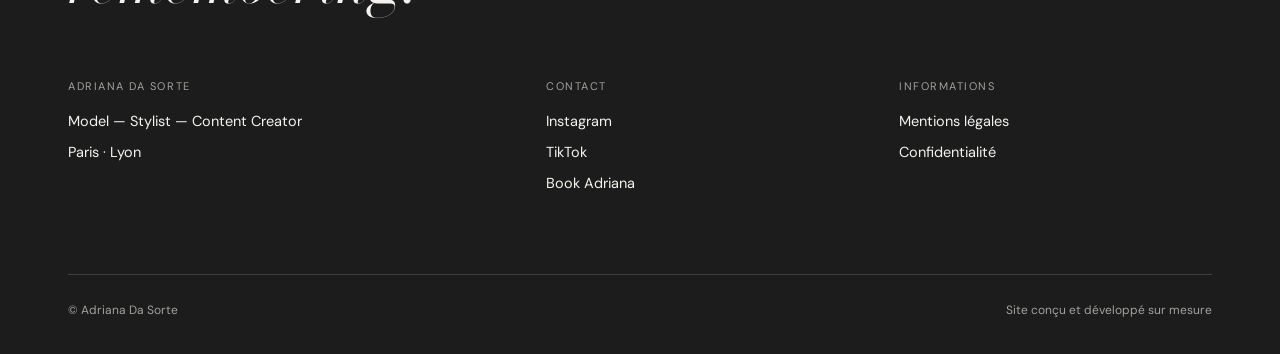
<file: services.html>
<!doctype html>
<html lang="fr">
<head>
<meta charset="utf-8">
<meta name="viewport" content="width=device-width, initial-scale=1">
<link rel="icon" href="/favicon.ico" sizes="any">
<link rel="apple-touch-icon" href="/assets/img/apple-touch-icon.png">
<title>Services — Adriana Da Sorte</title>
<meta name="description" content="Model, Stylist, Content Creator — les trois services d'Adriana Da Sorte pour vos projets mode et contenu.">
<link rel="canonical" href="https://dasorte-projet.vercel.app/services.html">
<meta property="og:type" content="website">
<meta property="og:title" content="Services — Adriana Da Sorte">
<meta property="og:description" content="Model, Stylist, Content Creator — les trois services d'Adriana Da Sorte pour vos projets mode et contenu.">
<meta property="og:url" content="https://dasorte-projet.vercel.app/services.html">
<meta property="og:image" content="https://dasorte-projet.vercel.app/assets/img/og-cover.jpg">
<meta property="og:locale" content="fr_FR">
<meta name="twitter:card" content="summary_large_image">
<meta name="twitter:title" content="Services — Adriana Da Sorte">
<meta name="twitter:description" content="Model, Stylist, Content Creator — les trois services d'Adriana Da Sorte pour vos projets mode et contenu.">
<meta name="robots" content="index, follow">
<link rel="preconnect" href="https://fonts.googleapis.com">
<link rel="preconnect" href="https://fonts.gstatic.com" crossorigin>
<link href="https://fonts.googleapis.com/css2?family=Bodoni+Moda:ital,opsz,wght@0,6..96,400;0,6..96,500;0,6..96,600;0,6..96,700;1,6..96,400;1,6..96,500&family=DM+Sans:ital,wght@0,400;0,500;0,600;0,700;1,500&display=swap" rel="stylesheet">
<script type="application/ld+json">
{
  "@context": "https://schema.org",
  "@type": "Person",
  "name": "Adriana Da Sorte",
  "jobTitle": ["Fashion Model", "Stylist", "Content Creator"],
  "url": "https://dasorte-projet.vercel.app/",
  "sameAs": [
    "https://www.instagram.com/adrianadasorte",
    "https://www.tiktok.com/@adrianadasorte"
  ],
  "areaServed": ["Paris", "Lyon"],
  "address": { "@type": "PostalAddress", "addressLocality": "Paris", "addressCountry": "FR" }
}
</script>
<link rel="stylesheet" href="assets/css/style.css">
<noscript><style>.reveal{opacity:1!important; transform:none!important;}</style></noscript>
</head>
<body>

<a class="skip-link" href="#main">Aller au contenu</a>
<button class="burger" id="burgerBtn" aria-label="Ouvrir le menu" aria-expanded="false" aria-controls="mobileMenu">
  <span></span><span></span><span></span>
</button>
<div class="mobile-menu" id="mobileMenu">
  <button class="mobile-close" id="mobileClose" aria-label="Fermer le menu">×</button>
  <a href="portfolio.html">Work</a>
  <a href="about.html">Profile</a>
  <a href="services.html">Services</a>
  <a href="comp-card.html">Comp Card</a>
  <a href="book.html">Book</a>
</div>

<nav>
  <div class="nav-inner">
    <a class="wordmark" href="index.html">Adriana Da Sorte</a>
    <div class="nav-links">
      <a href="portfolio.html">Work</a>
      <a href="about.html">Profile</a>
      <a href="services.html" class="active" aria-current="page">Services</a>
      <a href="comp-card.html">Comp Card</a>
      <a class="nav-cta" href="book.html">Book Adriana</a>
    </div>
  </div>
</nav>

<main id="main">
<header class="page-head">
  <div class="wrap">
    <span class="crumb"><a href="index.html">Accueil</a> / Services</span>
    <div class="eyebrow">Services</div>
    <h1>What she brings to a project</h1>
  </div>
</header>

<section class="reveal">
  <div class="wrap">
    
    <div class="services">
      <div class="service">
        <div class="num">01</div>
        <h3>Model</h3>
        <p>Shootings, campagnes et défilés — une présence qui porte le vêtement sans jamais l'effacer.</p>
        <div class="brings"><b>Idéal pour</b>Campagnes mode, e-commerce, lookbooks, éditorial.</div>
        <a class="svc-cta" href="book.html">Booker pour un shooting →</a>
      </div>
      <div class="service">
        <div class="num">02</div>
        <h3>Stylist</h3>
        <p>Direction de looks et conseil image, pensés pour un shooting, un événement ou un contenu de marque.</p>
        <div class="brings"><b>Idéal pour</b>Shootings de marque, événements, direction de looks.</div>
        <a class="svc-cta" href="book.html">Booker pour du stylisme →</a>
      </div>
      <div class="service">
        <div class="num">03</div>
        <h3>Content Creator</h3>
        <p>Photo et vidéo mode/lifestyle, une esthétique cohérente et une communauté qui suit vraiment.</p>
        <div class="brings"><b>Idéal pour</b>Contenu de marque, réseaux sociaux, partenariats.</div>
        <a class="svc-cta" href="book.html">Booker pour du contenu →</a>
      </div>
    </div>

  </div>
</section>

<section class="reveal">
  <div class="wrap">
    <div class="cta-banner cta-banner-dark">
      <div>
        <div class="eyebrow">Book Adriana</div>
        <h2 style="margin-top:14px; font-size:clamp(26px,3.2vw,40px); color:var(--dark-paper);">Un projet en tête ? Parlons-en.</h2>
      </div>
      <a class="btn btn-solid" href="book.html">Démarrer une demande →</a>
    </div>
  </div>
</section>

</main>

<footer id="legal">
  <div class="wrap">
    <div class="foot-headline">Make something worth remembering.</div>
    <div class="foot-grid">
      <div class="foot-col">
        <div class="k">Adriana Da Sorte</div>
        <span>Model — Stylist — Content Creator</span>
        <span>Paris · Lyon</span>
      </div>
      <div class="foot-col">
        <div class="k">Contact</div>
        <a href="https://www.instagram.com/adrianadasorte" target="_blank" rel="noopener">Instagram</a>
        <a href="https://www.tiktok.com/@adrianadasorte" target="_blank" rel="noopener">TikTok</a>
        <a href="book.html">Book Adriana</a>
      </div>
      <div class="foot-col">
        <div class="k">Informations</div>
        <a href="legal.html">Mentions légales</a>
        <a href="legal.html">Confidentialité</a>
      </div>
    </div>
    <div class="foot-bottom">
      <span>© Adriana Da Sorte</span>
      <span>Site conçu et développé sur mesure</span>
    </div>
  </div>
</footer>

<a class="float-cta" id="floatCta" href="book.html">Book Adriana →</a>

<script src="assets/js/main.js" defer></script>
</body>
</html>
</file>
<file: assets/css/style.css>
:root{
    --paper:#F5F3EE;
    --paper-2:#EFEBE3;
    --ink:#0A0A0A;
    --ink-soft:#6B6459;
    --warm:#B9B4AB;
    --warm-line: rgba(10,10,10,0.12);
    --warm-line-strong: rgba(10,10,10,0.22);
    --dark:#1C1C1C;
    --dark-paper:#F5F3EE;
    --dark-soft: rgba(245,243,238,0.62);
    --dark-line: rgba(245,243,238,0.16);
    --err:#8a2f1f;
  }
  *{ box-sizing:border-box; }
  ::selection{ background:var(--ink); color:var(--paper); }
  html{ scroll-behavior:smooth; }
  @media (prefers-reduced-motion: reduce){ html{ scroll-behavior:auto; } }
  body{
    margin:0; background:var(--paper); color:var(--ink);
    font-family:'DM Sans', sans-serif; font-size:16px; line-height:1.6;
    -webkit-font-smoothing:antialiased;
  }
  img{ display:block; width:100%; height:100%; object-fit:cover; }
  a{ color:inherit; }
  a:focus-visible, button:focus-visible, input:focus-visible, select:focus-visible, textarea:focus-visible{
    outline:2px solid var(--ink); outline-offset:3px;
  }
  .skip-link{
    position:absolute; left:12px; top:-60px; background:var(--ink); color:var(--paper);
    padding:10px 16px; font-size:13px; z-index:300; transition:top .2s;
  }
  .skip-link:focus{ top:12px; }

  .wrap{ max-width:1200px; margin:0 auto; padding:0 28px; }

  h1,h2,h3{ font-family:'Bodoni Moda', serif; font-weight:500; margin:0; text-wrap:balance; }

  .eyebrow{
    font-family:'DM Sans', sans-serif; font-weight:700; font-size:11px;
    letter-spacing:.2em; text-transform:uppercase; color:var(--ink-soft);
  }

  .reveal{ opacity:0; transform:translateY(20px); transition:opacity .8s ease, transform .8s cubic-bezier(.2,.7,.2,1); }
  .reveal.is-visible{ opacity:1; transform:none; }
  @media (prefers-reduced-motion: reduce){ .reveal{ opacity:1; transform:none; transition:none; } }

  /* ---------------- nav ---------------- */
  nav{
    position:sticky; top:0; z-index:60;
    background:rgba(245,243,238,0.88); backdrop-filter:blur(10px);
    border-bottom:1px solid var(--warm-line);
  }
  .nav-inner{ display:flex; align-items:center; justify-content:space-between; padding:16px 28px; max-width:1200px; margin:0 auto; }
  .wordmark{ font-family:'Bodoni Moda', serif; font-size:19px; letter-spacing:.02em; text-decoration:none; color:var(--ink); }
  .nav-links{ display:flex; gap:32px; align-items:center; }
  .nav-links a:not(.nav-cta){
    font-size:12.5px; font-weight:600; letter-spacing:.1em; text-transform:uppercase;
    color:var(--ink); text-decoration:none; position:relative; padding-bottom:2px;
  }
  .nav-links a:not(.nav-cta)::after{
    content:""; position:absolute; left:0; right:100%; bottom:0; height:1px; background:var(--ink);
    transition:right .25s ease;
  }
  .nav-links a:not(.nav-cta):hover::after{ right:0; }
  .nav-links a.active:not(.nav-cta)::after{ right:0; }
  .nav-links a.active:not(.nav-cta){ color:var(--ink); }
  .nav-cta{
    background:var(--ink); color:var(--paper); padding:10px 20px;
    font-size:12px; font-weight:700; letter-spacing:.1em; text-transform:uppercase;
    text-decoration:none; transition:opacity .2s; white-space:nowrap;
  }
  .nav-cta:hover{ opacity:.78; }
  .burger{ display:none; flex-direction:column; gap:5px; background:none; border:none; cursor:pointer; padding:8px; }
  .burger span{ width:22px; height:1.5px; background:var(--ink); }
  @media (max-width:780px){
    .nav-links a:not(.nav-cta){ display:none; }
    .burger{ display:flex; }
  }
  .mobile-menu{
    position:fixed; inset:0; z-index:90; background:var(--paper);
    display:flex; flex-direction:column; align-items:center; justify-content:center; gap:28px;
    opacity:0; pointer-events:none; transition:opacity .3s;
  }
  .mobile-menu.open{ opacity:1; pointer-events:auto; }
  .mobile-menu a{ font-family:'Bodoni Moda', serif; font-size:32px; text-decoration:none; color:var(--ink); }
  .mobile-close{ position:absolute; top:20px; right:24px; background:none; border:none; color:var(--ink); font-size:30px; cursor:pointer; }

  /* ---------------- hero : split editorial (photo shown near its native size, never stretched full-bleed) ---------------- */
  .hero{ position:relative; min-height:100svh; display:flex; flex-direction:column; overflow:hidden; background:var(--ink); }
  .hero-grid{ flex:1; display:grid; grid-template-columns:1fr min(46vw,640px); align-items:stretch; }
  .hero-content{ position:relative; z-index:1; display:flex; flex-direction:column; justify-content:center; padding:120px 44px 68px 28px; color:var(--paper); }
  .hero .eyebrow{ color:rgba(245,243,238,.78); margin-bottom:18px; }
  .hero h1{ font-size:clamp(44px,6.4vw,104px); line-height:0.9; color:var(--paper); letter-spacing:-.01em; }
  .hero-loc{ margin-top:22px; font-size:13px; letter-spacing:.16em; text-transform:uppercase; color:rgba(245,243,238,.7); }
  .hero-actions{ display:flex; gap:14px; margin-top:38px; flex-wrap:wrap; }
  .hero-photo{ position:relative; overflow:hidden; background:var(--dark); }
  .hero-photo img{ filter:saturate(1.06) contrast(1.05); }
  .hero-photo::before{
    content:""; position:absolute; inset:0; z-index:1; pointer-events:none;
    background-image:url("data:image/svg+xml,%3Csvg xmlns='http://www.w3.org/2000/svg' width='140' height='140'%3E%3Cfilter id='n'%3E%3CfeTurbulence type='fractalNoise' baseFrequency='0.85' numOctaves='2' stitchTiles='stitch'/%3E%3C/filter%3E%3Crect width='100%25' height='100%25' filter='url(%23n)'/%3E%3C/svg%3E");
    opacity:.14; mix-blend-mode:overlay;
  }
  .hero-photo::after{
    content:""; position:absolute; inset:0; z-index:1;
    background:linear-gradient(90deg, rgba(10,10,10,.35) 0%, rgba(10,10,10,0) 12%);
  }
  @media (max-width:900px){
    .hero-grid{ grid-template-columns:1fr; grid-template-rows:auto 1fr; }
    .hero-photo{ aspect-ratio:4/5; order:-1; }
    .hero-content{ padding:28px 24px 48px; }
    .hero-photo::after{ background:linear-gradient(0deg, rgba(10,10,10,.4) 0%, rgba(10,10,10,0) 14%); }
  }
  /* ---------------- page head : banner for internal pages (portfolio, profile, services, comp-card, book) ---------------- */
  .page-head{ padding:64px 0 40px; border-bottom:1px solid var(--warm-line); }
  .page-head .eyebrow{ margin-bottom:14px; }
  .page-head h1{ font-size:clamp(34px,5vw,58px); letter-spacing:-.01em; }
  .page-head p{ margin-top:16px; max-width:56ch; color:var(--ink-soft); font-size:16px; }
  .page-head .crumb{ font-size:11px; letter-spacing:.14em; text-transform:uppercase; color:var(--ink-soft); margin-bottom:18px; display:block; }
  .page-head .crumb a{ text-decoration:none; color:var(--ink-soft); }
  .page-head .crumb a:hover{ color:var(--ink); }

  .btn{
    display:inline-flex; align-items:center; gap:8px; padding:15px 26px;
    font-size:12.5px; font-weight:700; letter-spacing:.1em; text-transform:uppercase;
    text-decoration:none; transition:all .22s; border:1px solid transparent; cursor:pointer; font-family:'DM Sans', sans-serif;
  }
  .btn-solid{ background:var(--paper); color:var(--ink); }
  .btn-solid:hover{ background:#fff; }
  .btn-ghost-dark{ border-color:rgba(245,243,238,.5); color:var(--paper); background:none; }
  .btn-ghost-dark:hover{ border-color:var(--paper); }
  .btn-solid-ink{ background:var(--ink); color:var(--paper); }
  .btn-solid-ink:hover{ opacity:.82; }
  .btn-ghost-ink{ border-color:var(--warm-line-strong); color:var(--ink); background:none; }
  .btn-ghost-ink:hover{ border-color:var(--ink); }

  .scroll-cue{ position:absolute; right:28px; bottom:24px; z-index:1; color:rgba(245,243,238,.7); font-size:10.5px; letter-spacing:.18em; text-transform:uppercase; display:flex; align-items:center; gap:10px; }
  .scroll-cue::after{ content:""; width:1px; height:32px; background:linear-gradient(rgba(245,243,238,.7), transparent); }
  @media (max-width:640px){ .scroll-cue{ display:none; } }

  /* ---------------- intro sequence ---------------- */
  .intro{ padding:0; border-bottom:1px solid var(--warm-line); background:var(--paper); }
  .intro-strip{ display:grid; grid-template-columns: 1.1fr 0.7fr 1fr 0.7fr 1.1fr; }
  .intro-strip > div{ aspect-ratio:3/4; overflow:hidden; }
  .intro-strip .word{
    display:flex; align-items:center; justify-content:center; text-align:center; padding:20px;
    background:var(--paper-2);
  }
  .intro-strip .word span{ font-family:'Bodoni Moda', serif; font-style:italic; font-size:clamp(20px,2.6vw,34px); line-height:1.15; }
  @media (max-width:900px){
    .intro-strip{ grid-template-columns:1fr 1fr; }
    .intro-strip > div:nth-child(4), .intro-strip > div:nth-child(5){ display:none; }
  }

  /* ---------------- section scaffolding ---------------- */
  section{ padding:108px 0; border-bottom:1px solid var(--warm-line); }
  .sec-head{ display:flex; justify-content:space-between; align-items:flex-end; gap:24px; margin-bottom:52px; flex-wrap:wrap; }
  .sec-head .eyebrow{ margin-bottom:16px; }
  .sec-head h2{ font-size:clamp(32px,4vw,48px); }
  .sec-head p{ color:var(--ink-soft); margin-top:16px; font-size:16px; max-width:52ch; }

  /* ---------------- about + code ---------------- */
  .about-grid{ display:grid; grid-template-columns:0.9fr 1.1fr; gap:72px; align-items:start; }
  .about-grid p{ color:var(--ink-soft); font-size:17px; margin:0 0 20px; max-width:52ch; }
  .about-grid strong{ color:var(--ink); font-weight:700; }
  @media (max-width:860px){ .about-grid{ grid-template-columns:1fr; gap:40px; } }
  .about-photo{ aspect-ratio:4/5; overflow:hidden; }

  .code-list{ margin-top:30px; border-top:1px solid var(--warm-line); }
  .code-row{ display:flex; align-items:baseline; gap:24px; padding:18px 0; border-bottom:1px solid var(--warm-line); }
  .code-row .n{ font-family:'Bodoni Moda', serif; font-style:italic; color:var(--warm); font-size:15px; width:28px; flex-shrink:0; }
  .code-row .t{ font-family:'Bodoni Moda', serif; font-size:22px; }
  .code-row .d{ color:var(--ink-soft); font-size:14px; margin-left:auto; text-align:right; max-width:32ch; }
  @media (max-width:640px){ .code-row{ flex-wrap:wrap; } .code-row .d{ margin-left:42px; text-align:left; } }

  /* ---------------- statement ---------------- */
  .statement{ padding:110px 0; border-bottom:1px solid var(--warm-line); background:var(--dark); color:var(--dark-paper); }
  .statement blockquote{ margin:0 auto; padding:0 28px; max-width:980px; font-family:'Bodoni Moda', serif; font-style:italic; font-weight:400; font-size:clamp(26px,4.4vw,54px); line-height:1.3; text-align:center; text-wrap:balance; }
  .statement blockquote span{ color:var(--warm); }
  .statement cite{ display:block; text-align:center; margin-top:26px; font-style:normal; font-size:11px; letter-spacing:.18em; text-transform:uppercase; color:var(--dark-soft); }

  /* ---------------- work / filters / gallery ---------------- */
  .filters{ display:flex; gap:8px; flex-wrap:wrap; }
  .filter-btn{
    background:none; border:1px solid var(--warm-line-strong); color:var(--ink-soft);
    padding:9px 18px; font-size:11.5px; font-weight:700; letter-spacing:.1em; text-transform:uppercase;
    cursor:pointer; transition:all .2s; font-family:'DM Sans', sans-serif;
  }
  .filter-btn:hover{ border-color:var(--ink); color:var(--ink); }
  .filter-btn.active{ background:var(--ink); border-color:var(--ink); color:var(--paper); }

  .gallery{ display:grid; grid-template-columns:repeat(6,1fr); gap:6px; margin-top:44px; }
  .gallery figure{ margin:0; position:relative; overflow:hidden; background:var(--paper-2); cursor:pointer; grid-column:span 2; aspect-ratio:3/4; transition:opacity .35s, transform .35s; }
  .gallery figure.big{ grid-column:span 3; aspect-ratio:4/5; }
  .gallery figure.wide{ grid-column:span 4; aspect-ratio:16/10; }
  .gallery figure.hidden-item{ display:none; }
  .gallery img{ transition:transform .7s cubic-bezier(.2,.7,.2,1); }
  .gallery figure:hover img{ transform:scale(1.045); }
  .gallery figcaption{
    position:absolute; left:14px; bottom:12px; z-index:1; color:#fff; font-size:11.5px;
    letter-spacing:.06em; opacity:0; transition:opacity .25s;
    text-shadow:0 2px 10px rgba(0,0,0,.5);
  }
  .gallery figure::before{
    content:""; position:absolute; inset:0; background:linear-gradient(0deg, rgba(0,0,0,.45), transparent 45%);
    opacity:0; transition:opacity .25s; z-index:0;
  }
  .gallery figure:hover::before, .gallery figure:hover figcaption{ opacity:1; }
  .stretched-link{ position:absolute; inset:0; z-index:2; }
  @media (max-width:900px){
    .gallery{ grid-template-columns:repeat(4,1fr); }
    .gallery figure{ grid-column:span 2 !important; aspect-ratio:3/4 !important; }
  }
  @media (max-width:560px){
    .gallery{ grid-template-columns:repeat(2,1fr); }
  }

  /* ---------------- lightbox ---------------- */
  .lightbox{ position:fixed; inset:0; z-index:120; background:rgba(10,10,10,.97); display:flex; align-items:center; justify-content:center; opacity:0; pointer-events:none; transition:opacity .3s; }
  .lightbox.open{ opacity:1; pointer-events:auto; }
  .lightbox figure{ margin:0; max-width:min(88vw,680px); max-height:82vh; }
  .lightbox img{ width:100%; height:100%; max-height:72vh; object-fit:contain; }
  .lightbox figcaption{ text-align:center; margin-top:16px; color:rgba(245,243,238,.72); font-size:13px; letter-spacing:.04em; }
  .lb-close,.lb-prev,.lb-next{ position:absolute; background:none; border:1px solid rgba(245,243,238,.3); color:var(--paper); cursor:pointer; border-radius:50%; width:44px; height:44px; font-size:18px; transition:all .2s; display:flex; align-items:center; justify-content:center; }
  .lb-close:hover,.lb-prev:hover,.lb-next:hover{ border-color:var(--paper); }
  .lb-close{ top:22px; right:22px; } .lb-prev{ left:22px; top:50%; transform:translateY(-50%); } .lb-next{ right:22px; top:50%; transform:translateY(-50%); }
  @media (max-width:640px){ .lb-prev,.lb-next{ width:38px; height:38px; } .lb-prev{ left:8px; } .lb-next{ right:8px; } }

  /* ---------------- services ---------------- */
  .services{ display:grid; grid-template-columns:repeat(3,1fr); gap:1px; background:var(--warm-line); border:1px solid var(--warm-line); }
  .service{ background:var(--paper); padding:42px 34px; display:flex; flex-direction:column; }
  .service .num{ font-family:'Bodoni Moda', serif; font-style:italic; font-size:15px; color:var(--warm); }
  .service h3{ font-size:25px; margin:18px 0 14px; }
  .service p{ color:var(--ink-soft); font-size:14.8px; line-height:1.65; margin:0 0 16px; }
  .service .brings{ font-size:12.5px; color:var(--ink-soft); margin:0 0 20px; }
  .service .brings b{ display:block; color:var(--ink); font-weight:700; letter-spacing:.08em; text-transform:uppercase; font-size:10.5px; margin-bottom:8px; }
  .service a.svc-cta{ margin-top:auto; font-size:12px; font-weight:700; letter-spacing:.08em; text-transform:uppercase; text-decoration:none; border-bottom:1px solid var(--ink); padding-bottom:2px; align-self:flex-start; }
  @media (max-width:860px){ .services{ grid-template-columns:1fr; } }

  .link-arrow{ display:inline-block; margin-top:20px; font-size:12px; font-weight:700; letter-spacing:.08em; text-transform:uppercase; text-decoration:none; color:var(--ink); border-bottom:1px solid var(--ink); padding-bottom:2px; }
  .sec-head .link-arrow{ margin-top:0; white-space:nowrap; }

  /* ---------------- cta banner (home / services) ---------------- */
  .cta-banner{
    display:flex; align-items:center; justify-content:space-between; gap:24px; flex-wrap:wrap;
    padding:48px; border:1px solid var(--warm-line); background:var(--paper-2);
  }
  .cta-banner-dark{ background:var(--ink); border-color:var(--ink); color:var(--dark-paper); }
  .cta-banner-dark .eyebrow{ color:var(--dark-soft); }
  @media (max-width:640px){ .cta-banner{ padding:32px 24px; } }

  /* ---------------- comp card ---------------- */
  .compcard{ display:grid; grid-template-columns:0.85fr 1.15fr; gap:0; border:1px solid var(--warm-line); }
  .cc-photo{ aspect-ratio:4/5; overflow:hidden; }
  .cc-info{ padding:44px 40px; display:flex; flex-direction:column; }
  .cc-info h3{ font-size:28px; }
  .cc-info .role{ font-size:12.5px; letter-spacing:.14em; text-transform:uppercase; color:var(--ink-soft); margin-top:8px; }
  .cc-stats{ display:grid; grid-template-columns:1fr 1fr; gap:0; margin-top:32px; border-top:1px solid var(--warm-line); }
  .cc-stat{ padding:14px 0; border-bottom:1px solid var(--warm-line); }
  .cc-stat:nth-child(odd){ padding-right:16px; border-right:1px solid var(--warm-line); }
  .cc-stat .k{ font-size:10.5px; letter-spacing:.12em; text-transform:uppercase; color:var(--ink-soft); }
  .cc-stat .v{ font-family:'Bodoni Moda', serif; font-size:18px; margin-top:4px; }
  .cc-stat .v.tbd{ color:var(--warm); font-style:italic; font-family:'DM Sans', sans-serif; font-size:14px; }
  .cc-actions{ margin-top:34px; display:flex; gap:12px; flex-wrap:wrap; }
  @media (max-width:820px){ .compcard{ grid-template-columns:1fr; } .cc-photo{ aspect-ratio:3/2; } }

  /* ---------------- showreel ---------------- */
  .showreel{ position:relative; aspect-ratio:21/9; overflow:hidden; background:var(--dark); display:flex; align-items:center; justify-content:center; }
  .showreel img{ opacity:.5; filter:grayscale(.2); }
  .showreel-overlay{ position:absolute; inset:0; display:flex; flex-direction:column; align-items:center; justify-content:center; gap:16px; color:var(--dark-paper); text-align:center; padding:20px; }
  .showreel-overlay .eyebrow{ color:var(--dark-soft); }
  @media (max-width:640px){ .showreel{ aspect-ratio:4/5; } }

  /* ---------------- book form ---------------- */
  .book-grid{ display:grid; grid-template-columns:0.8fr 1.2fr; gap:64px; }
  .book-note{ color:var(--ink-soft); font-size:15.5px; margin-top:16px; max-width:36ch; }
  .book-links{ margin-top:36px; display:flex; flex-direction:column; gap:10px; }
  .book-links a{ font-size:13px; text-decoration:none; color:var(--ink-soft); border-bottom:1px solid var(--warm-line); padding-bottom:2px; width:fit-content; }
  .book-links a:hover{ color:var(--ink); border-color:var(--ink); }

  .field{ margin-bottom:22px; }
  .field label{ display:block; font-size:11.5px; font-weight:700; letter-spacing:.1em; text-transform:uppercase; color:var(--ink-soft); margin-bottom:8px; }
  .field .req{ color:var(--err); }
  .field input, .field select, .field textarea{
    width:100%; border:none; border-bottom:1px solid var(--warm-line-strong); background:none;
    padding:11px 2px; font-family:'DM Sans', sans-serif; font-size:15.5px; color:var(--ink);
  }
  .field input:focus, .field select:focus, .field textarea:focus{ border-bottom-color:var(--ink); outline:none; }
  .field textarea{ resize:vertical; min-height:100px; }
  .field-row{ display:grid; grid-template-columns:1fr 1fr; gap:20px; }
  .field-err{ font-size:12px; color:var(--err); margin-top:6px; display:none; }
  .field.invalid input, .field.invalid select, .field.invalid textarea{ border-bottom-color:var(--err); }
  .field.invalid .field-err{ display:block; }
  .hp{ position:absolute; left:-9999px; width:1px; height:1px; overflow:hidden; }
  .book-form .btn{ margin-top:6px; }
  .form-status{ margin-top:18px; font-size:14px; display:none; }
  .form-status.success{ display:block; color:#2f5c3a; }
  .form-status.error{ display:block; color:var(--err); }
  @media (max-width:860px){ .book-grid{ grid-template-columns:1fr; gap:40px; } .field-row{ grid-template-columns:1fr; } }

  /* ---------------- footer ---------------- */
  footer{ background:var(--dark); color:var(--dark-paper); padding:100px 0 34px; border-bottom:none; }
  .foot-headline{ font-family:'Bodoni Moda', serif; font-style:italic; font-size:clamp(30px,5vw,58px); line-height:1.1; max-width:14ch; }
  .foot-grid{ display:grid; grid-template-columns:1.4fr 1fr 1fr; gap:40px; margin-top:64px; }
  .foot-col .k{ font-size:11px; letter-spacing:.14em; text-transform:uppercase; color:var(--dark-soft); margin-bottom:14px; }
  .foot-col a, .foot-col span{ display:block; font-size:14.5px; color:var(--dark-paper); text-decoration:none; margin-bottom:8px; }
  .foot-col a:hover{ color:var(--warm); }
  .foot-bottom{ display:flex; justify-content:space-between; flex-wrap:wrap; gap:12px; margin-top:70px; padding-top:26px; border-top:1px solid var(--dark-line); font-size:12px; color:var(--dark-soft); }
  @media (max-width:780px){ .foot-grid{ grid-template-columns:1fr 1fr; } }
  @media (max-width:520px){ .foot-grid{ grid-template-columns:1fr; } }

  .float-cta{
    position:fixed; right:22px; bottom:22px; z-index:70; background:var(--ink); color:var(--paper);
    text-decoration:none; padding:14px 22px; font-size:12px; font-weight:700; letter-spacing:.1em; text-transform:uppercase;
    display:flex; align-items:center; gap:8px; opacity:0; transform:translateY(10px); pointer-events:none;
    transition:opacity .3s, transform .3s, opacity .2s;
  }
  .float-cta.show{ opacity:1; transform:none; pointer-events:auto; }
  .float-cta:hover{ opacity:.85; }
  @media (max-width:560px){ .float-cta{ right:14px; bottom:14px; padding:12px 18px; } }
</file>
